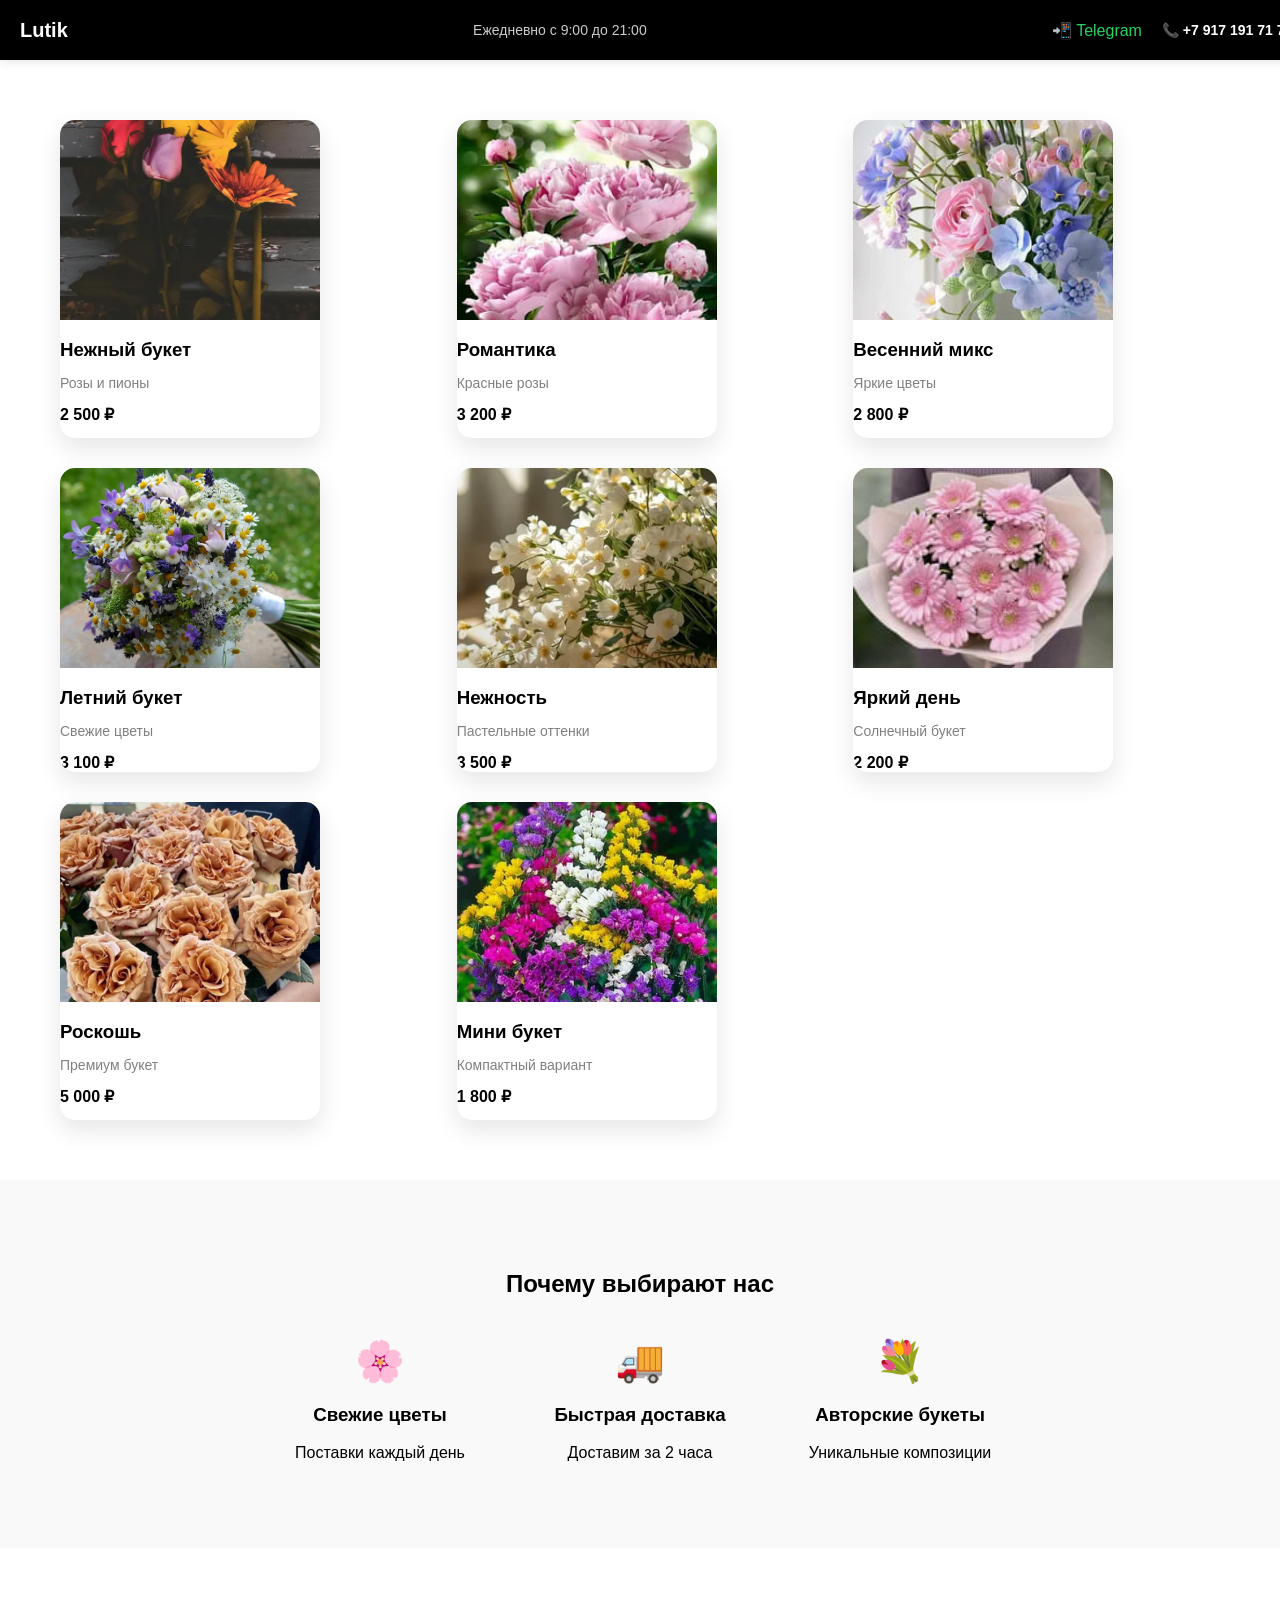
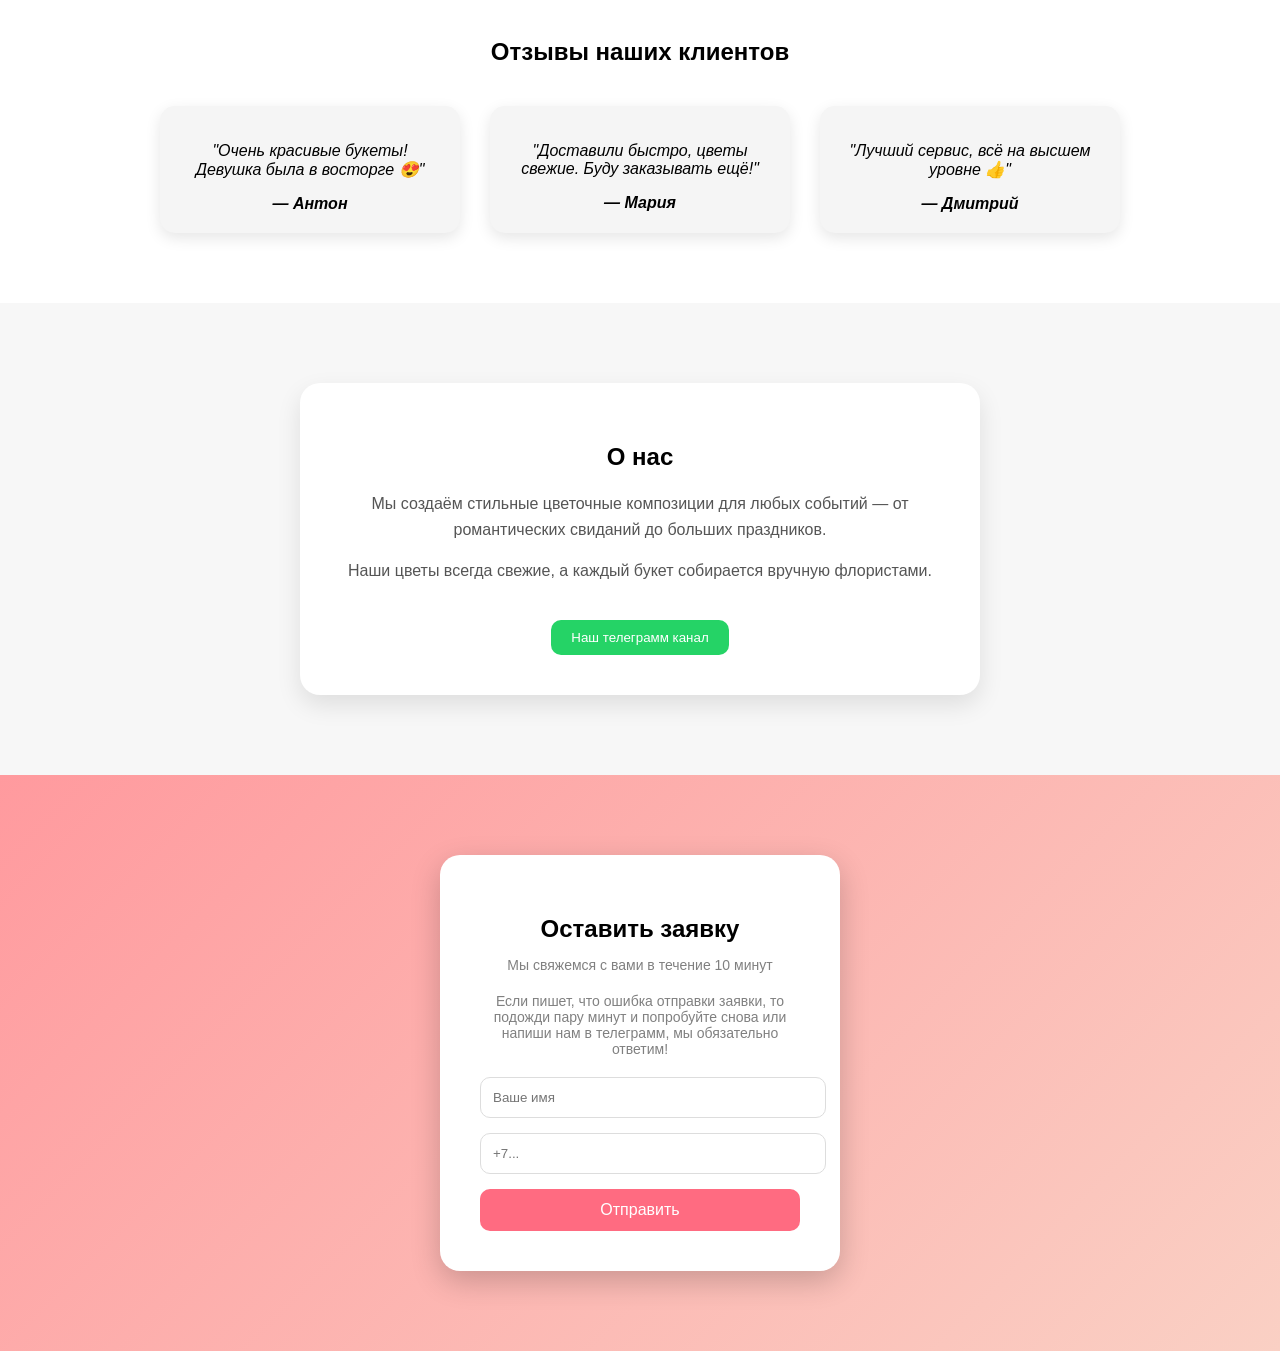
<file: index.html>
<!DOCTYPE html>
<html>
<head>
    <meta charset="UTF-8">
    <title>Цветочный "Lutik"</title>
    <link rel="stylesheet" href="style.css">
    <link rel="icon" href="/favicon.ico">
<meta property="og:title" content="Lutik — цветочные наборы">
<meta property="og:description" content="Свежие букеты с доставкой">
<meta property="og:image" content="https://flowerlutik.netlify.app/img/preview.jpg">
<meta property="og:url" content="https://flowerlutik.netlify.app/">
<meta property="og:type" content="website">
</head>

<body>
<header class="topbar">

    <div class="top-left">
        <span class="logo">Lutik</span>
    </div>

    <div class="top-center">
        <span>Ежедневно с 9:00 до 21:00</span>
    </div>

    <div class="top-right">
    <a href="https://t.me/LutovAleksander" target="_blank">📲 Telegram</a>
    <span class="phone">📞 +7 917 191 71 747</span>
</div>

</header>



<!-- БЛОК С ТОВАРАМИ -->
<section class="products">

    <div class="card" onclick="openModal(
    'Нежный букет', 
    'Розы (15 шт), пионы (5 шт)',
    'img/flower1.jpg',
    '2 500 ₽',
    'Голландии'
)">
    <img src="img/flower1.jpg">
    <h3>Нежный букет</h3>
    <p>Розы и пионы</p>
    <strong>2 500 ₽</strong>
</div>

<div class="card" onclick="openModal(
    'Романтика', 
    'Красные розы (21 шт)',
    'img/flower2.jpg',
    '2 800 ₽',
    'Россия'
)">
    <img src="img/flower2.jpg">
    <h3>Романтика</h3>
    <p>Красные розы</p>
    <strong>3 200 ₽</strong>
    <p></p>
</div>

    <div class="card" onclick="openModal(
    'Весенний микс',
    'Тюльпаны, розы, ромашки',
    'img/flower3.jpg',
    '2 800 ₽',
    'Нидерланды'
)">
    <img src="img/flower3.jpg">
    <h3>Весенний микс</h3>
    <p>Яркие цветы</p>
    <strong>2 800 ₽</strong>
</div>

<div class="card" onclick="openModal(
    'Летний букет',
    'Лилии, розы, хризантемы',
    'img/flower4.jpg',
    '3 100 ₽',
    'Россия'
)">
    <img src="img/flower4.jpg">
    <h3>Летний букет</h3>
    <p>Свежие цветы</p>
    <strong>3 100 ₽</strong>
</div>

<div class="card" onclick="openModal(
    'Нежность',
    'Пионы, розы',
    'img/flower5.jpg',
    '3 500 ₽',
    'Франция'
)">
    <img src="img/flower5.jpg">
    <h3>Нежность</h3>
    <p>Пастельные оттенки</p>
    <strong>3 500 ₽</strong>
</div>

<div class="card" onclick="openModal(
    'Яркий день',
    'Герберы, тюльпаны',
    'img/flower6.jpg',
    '2 200 ₽',
    'Голландия'
)">
    <img src="img/flower6.jpg">
    <h3>Яркий день</h3>
    <p>Солнечный букет</p>
    <strong>2 200 ₽</strong>
</div>

<div class="card" onclick="openModal(
    'Роскошь',
    'Розы премиум',
    'img/flower7.jpg',
    '5 000 ₽',
    'Эквадор'
)">
    <img src="img/flower7.jpg">
    <h3>Роскошь</h3>
    <p>Премиум букет</p>
    <strong>5 000 ₽</strong>
</div>

<div class="card" onclick="openModal(
    'Мини букет',
    'Микс цветов',
    'img/flower8.jpg',
    '1 800 ₽',
    'Россия'
)">
    <img src="img/flower8.jpg">
    <h3>Мини букет</h3>
    <p>Компактный вариант</p>
    <strong>1 800 ₽</strong>
    <p></p>
</div>

</section>

<section class="features">

    <h2>Почему выбирают нас</h2>

    <div class="features-container">

        <div class="feature">
            <div class="icon">🌸</div>
            <h3>Свежие цветы</h3>
            <p>Поставки каждый день</p>
        </div>

        <div class="feature">
            <div class="icon">🚚</div>
            <h3>Быстрая доставка</h3>
            <p>Доставим за 2 часа</p>
        </div>

        <div class="feature">
            <div class="icon">💐</div>
            <h3>Авторские букеты</h3>
            <p>Уникальные композиции</p>
        </div>

    </div>

</section>

<section class="reviews">

    <h2>Отзывы наших клиентов</h2>

    <div class="reviews-container">

        <div class="review">
            <p>"Очень красивые букеты! Девушка была в восторге 😍"</p>
            <strong>— Антон</strong>
        </div>

        <div class="review">
            <p>"Доставили быстро, цветы свежие. Буду заказывать ещё!"</p>
            <strong>— Мария</strong>
        </div>

        <div class="review">
            <p>"Лучший сервис, всё на высшем уровне 👍"</p>
            <strong>— Дмитрий</strong>
        </div>

    </div>

</section>

<!-- О НАС -->
<section class="about">

    <div class="about-box">
        <h2>О нас</h2>
        <p>
            Мы создаём стильные цветочные композиции для любых событий — 
            от романтических свиданий до больших праздников.  
        </p>

        <p>
            Наши цветы всегда свежие, а каждый букет собирается вручную флористами.
        </p>

        <button onclick="openTG()">Наш телеграмм канал</button>
    </div>

</section>


<!-- ФОРМА -->
<section class="form">

    <div class="form-box">
        <h2>Оставить заявку</h2>
        <p>Мы свяжемся с вами в течение 10 минут</p>
        <p>Если пишет, что ошибка отправки заявки, то подожди 
            пару минут и попробуйте снова или напиши нам в телеграмм, мы обязательно ответим!
        </p>

        <input type="text" placeholder="Ваше имя">
        <input type="tel" id="phone" placeholder="+7...">
        <button onclick="sendOrder()">Отправить</button>
    </div>

</section>

<div class="modal" id="modal">
    <div class="modal-content">

        <span class="close" onclick="closeModal()">×</span>

        <img id="modal-img">

        <h2 id="modal-title"></h2>

        <div class="price" id="modal-price"></div>

        <p id="modal-desc"></p>

        <p class="country" id="modal-country"></p>

        <button class="order-btn" onclick="openTG()">Заказать</button>

    </div>
</div>
<script src="script.js"></script>
<div class="modal" id="modal"></div>
</body>
</html>
</file>
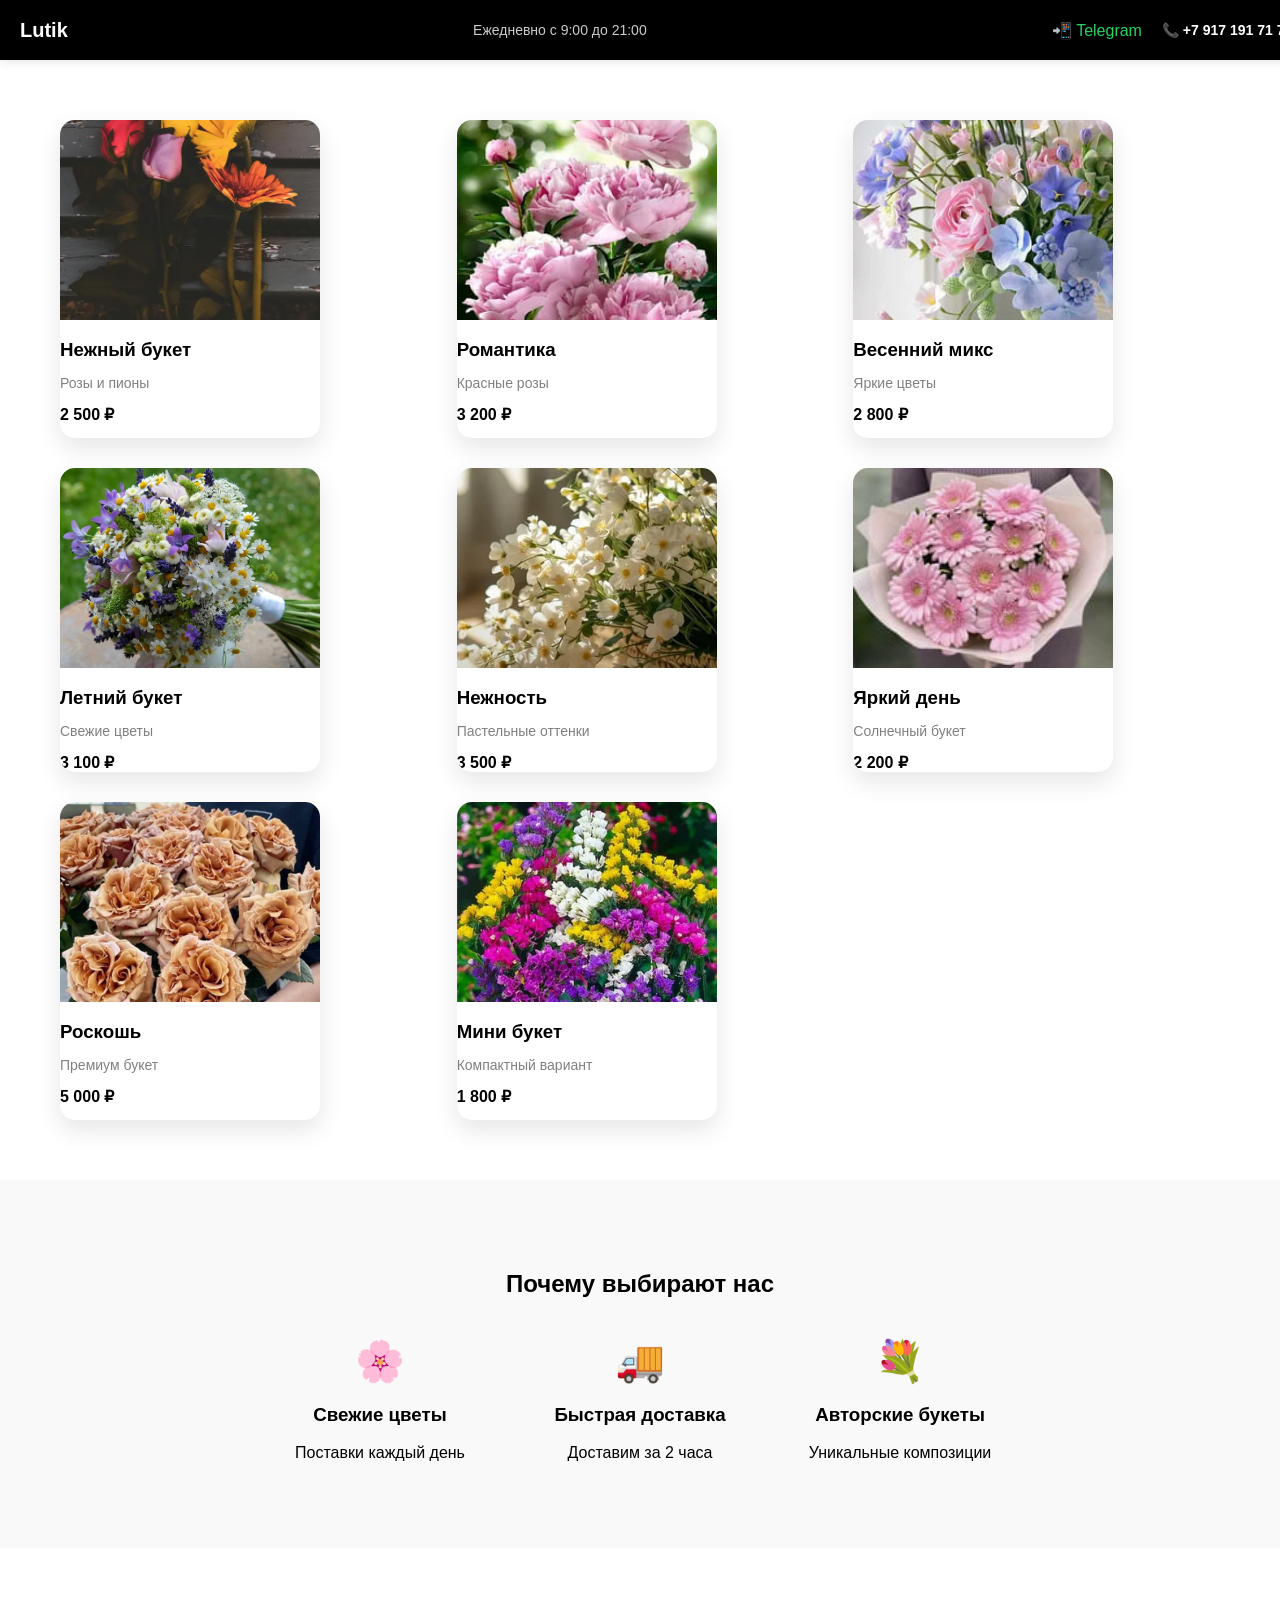
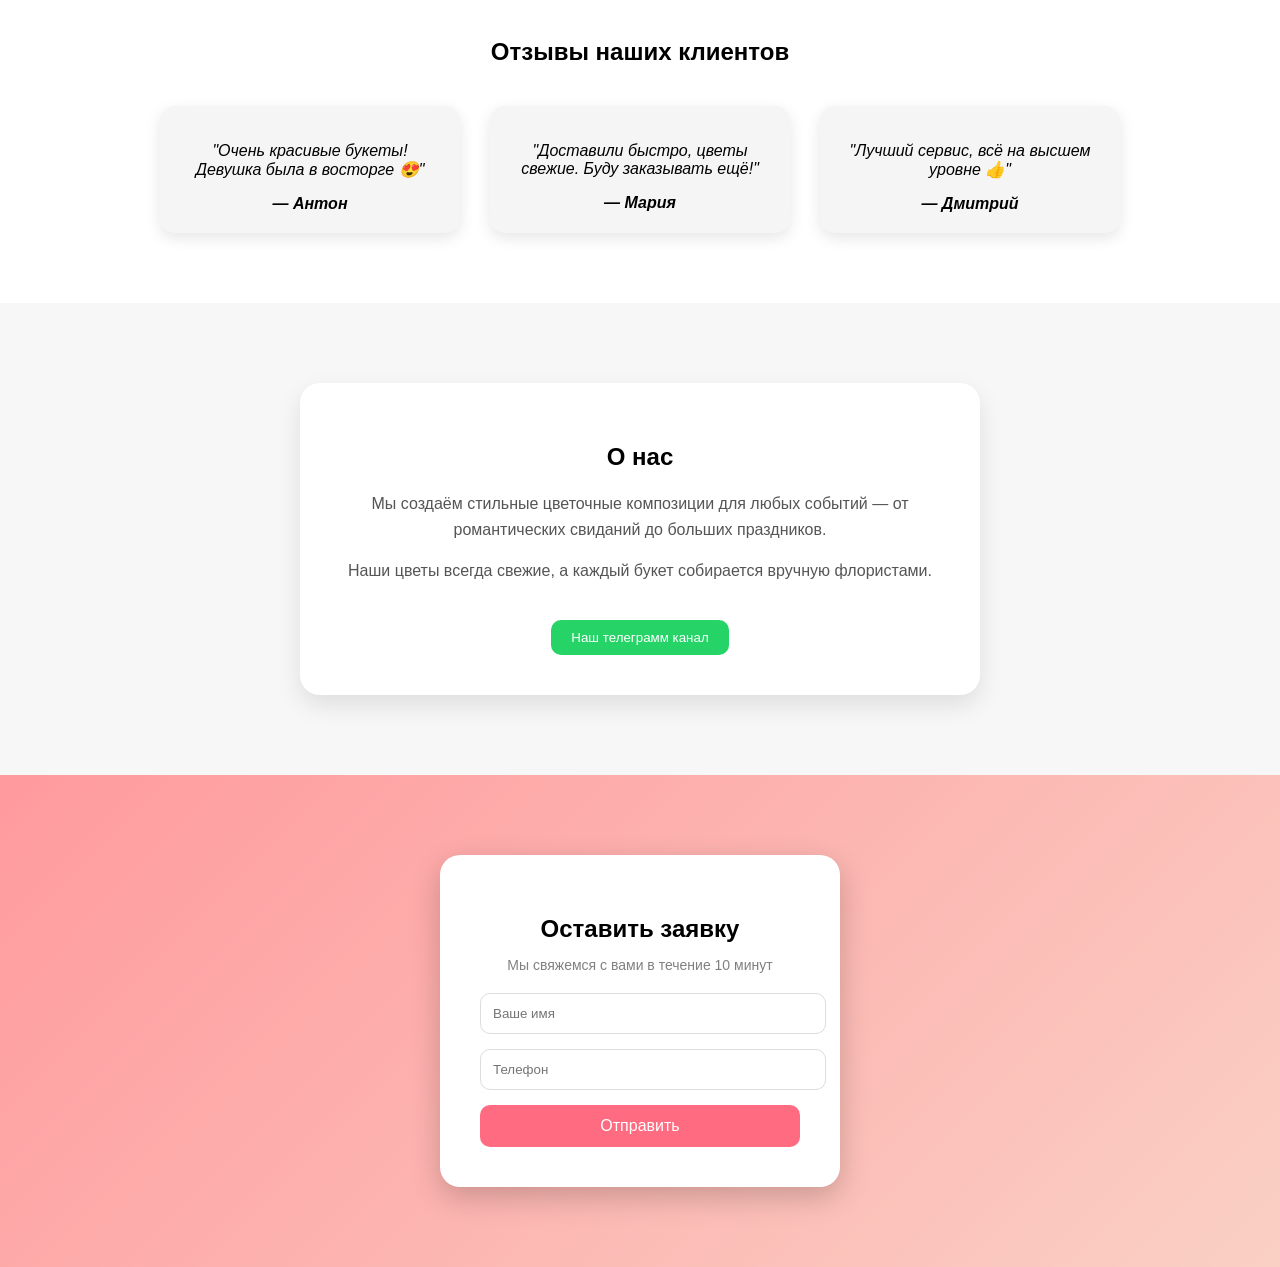
<file: html/index.html>
<!DOCTYPE html>
<html>
<head>
    <meta charset="UTF-8">
    <title>Цветочный "Lutik"</title>
    <link rel="stylesheet" href="style.css">
    <link rel="icon" href="/favicon.ico">
<meta property="og:title" content="Lutik — цветочные наборы">
<meta property="og:description" content="Свежие букеты с доставкой">
<meta property="og:image" content="https://flowerlutik.netlify.app/img/preview.jpg">
<meta property="og:url" content="https://flowerlutik.netlify.app/">
<meta property="og:type" content="website">
</head>

<body>
<header class="topbar">

    <div class="top-left">
        <span class="logo">Lutik</span>
    </div>

    <div class="top-center">
        <span>Ежедневно с 9:00 до 21:00</span>
    </div>

    <div class="top-right">
    <a href="https://t.me/LutovAleksander" target="_blank">📲 Telegram</a>
    <span class="phone">📞 +7 917 191 71 747</span>
</div>

</header>



<!-- БЛОК С ТОВАРАМИ -->
<section class="products">

    <div class="card" onclick="openModal(
    'Нежный букет', 
    'Розы (15 шт), пионы (5 шт)',
    'img/flower1.jpg',
    '2 500 ₽',
    'Голландии'
)">
    <img src="img/flower1.jpg">
    <h3>Нежный букет</h3>
    <p>Розы и пионы</p>
    <strong>2 500 ₽</strong>
</div>

<div class="card" onclick="openModal(
    'Романтика', 
    'Красные розы (21 шт)',
    'img/flower2.jpg',
    '2 800 ₽',
    'Россия'
)">
    <img src="img/flower2.jpg">
    <h3>Романтика</h3>
    <p>Красные розы</p>
    <strong>3 200 ₽</strong>
    <p></p>
</div>

    <div class="card" onclick="openModal(
    'Весенний микс',
    'Тюльпаны, розы, ромашки',
    'img/flower3.jpg',
    '2 800 ₽',
    'Нидерланды'
)">
    <img src="img/flower3.jpg">
    <h3>Весенний микс</h3>
    <p>Яркие цветы</p>
    <strong>2 800 ₽</strong>
</div>

<div class="card" onclick="openModal(
    'Летний букет',
    'Лилии, розы, хризантемы',
    'img/flower4.jpg',
    '3 100 ₽',
    'Россия'
)">
    <img src="img/flower4.jpg">
    <h3>Летний букет</h3>
    <p>Свежие цветы</p>
    <strong>3 100 ₽</strong>
</div>

<div class="card" onclick="openModal(
    'Нежность',
    'Пионы, розы',
    'img/flower5.jpg',
    '3 500 ₽',
    'Франция'
)">
    <img src="img/flower5.jpg">
    <h3>Нежность</h3>
    <p>Пастельные оттенки</p>
    <strong>3 500 ₽</strong>
</div>

<div class="card" onclick="openModal(
    'Яркий день',
    'Герберы, тюльпаны',
    'img/flower6.jpg',
    '2 200 ₽',
    'Голландия'
)">
    <img src="img/flower6.jpg">
    <h3>Яркий день</h3>
    <p>Солнечный букет</p>
    <strong>2 200 ₽</strong>
</div>

<div class="card" onclick="openModal(
    'Роскошь',
    'Розы премиум',
    'img/flower7.jpg',
    '5 000 ₽',
    'Эквадор'
)">
    <img src="img/flower7.jpg">
    <h3>Роскошь</h3>
    <p>Премиум букет</p>
    <strong>5 000 ₽</strong>
</div>

<div class="card" onclick="openModal(
    'Мини букет',
    'Микс цветов',
    'img/flower8.jpg',
    '1 800 ₽',
    'Россия'
)">
    <img src="img/flower8.jpg">
    <h3>Мини букет</h3>
    <p>Компактный вариант</p>
    <strong>1 800 ₽</strong>
    <p></p>
</div>

</section>

<section class="features">

    <h2>Почему выбирают нас</h2>

    <div class="features-container">

        <div class="feature">
            <div class="icon">🌸</div>
            <h3>Свежие цветы</h3>
            <p>Поставки каждый день</p>
        </div>

        <div class="feature">
            <div class="icon">🚚</div>
            <h3>Быстрая доставка</h3>
            <p>Доставим за 2 часа</p>
        </div>

        <div class="feature">
            <div class="icon">💐</div>
            <h3>Авторские букеты</h3>
            <p>Уникальные композиции</p>
        </div>

    </div>

</section>

<section class="reviews">

    <h2>Отзывы наших клиентов</h2>

    <div class="reviews-container">

        <div class="review">
            <p>"Очень красивые букеты! Девушка была в восторге 😍"</p>
            <strong>— Антон</strong>
        </div>

        <div class="review">
            <p>"Доставили быстро, цветы свежие. Буду заказывать ещё!"</p>
            <strong>— Мария</strong>
        </div>

        <div class="review">
            <p>"Лучший сервис, всё на высшем уровне 👍"</p>
            <strong>— Дмитрий</strong>
        </div>

    </div>

</section>

<!-- О НАС -->
<section class="about">

    <div class="about-box">
        <h2>О нас</h2>
        <p>
            Мы создаём стильные цветочные композиции для любых событий — 
            от романтических свиданий до больших праздников.  
        </p>

        <p>
            Наши цветы всегда свежие, а каждый букет собирается вручную флористами.
        </p>

        <button onclick="openTG()">Наш телеграмм канал</button>
    </div>

</section>


<!-- ФОРМА -->
<section class="form">

    <div class="form-box">
        <h2>Оставить заявку</h2>
        <p>Мы свяжемся с вами в течение 10 минут</p>

        <input type="text" placeholder="Ваше имя">
        <input type="tel" placeholder="Телефон">
        <button onclick="sendForm()">Отправить</button>
    </div>

</section>

<div class="modal" id="modal">
    <div class="modal-content">

        <span class="close" onclick="closeModal()">×</span>

        <img id="modal-img">

        <h2 id="modal-title"></h2>

        <div class="price" id="modal-price"></div>

        <p id="modal-desc"></p>

        <p class="country" id="modal-country"></p>

        <button class="order-btn" onclick="openTG()">Заказать</button>

    </div>
</div>

<!-- форма заказа -->
<div class="order" id="order">
    <div class="order-box">
        <h3>Введите номер</h3>
        <input type="tel" id="phone" placeholder="+7...">
        <button onclick="sendOrder()">Отправить</button>
    </div>
</div>
<script src="script.js"></script>
<div class="modal" id="modal"></div>
</body>
</html>
</file>
<file: style.css>
body {
    margin: 0;
    font-family: Arial;
}

body {
    padding-top: 60px;
}

.topbar {
    position: fixed;
    top: 0;
    left: 0;
    width: 100%;
    height: 60px;

    background: black;
    color: white;

    display: flex;
    justify-content: space-between;
    align-items: center;

    padding: 0 30px;
    z-index: 1000;
}

.top-left .logo {
    font-size: 20px;
    font-weight: bold;
}

.top-center {
    font-size: 14px;
    opacity: 0.8;
}

.top-right {
    display: flex;
    align-items: center;
    gap: 20px;
}

.top-right a {
    color: #25d366;
    text-decoration: none;
}

.phone {
    font-weight: bold;
}

header {
    text-align: center;
    padding: 100px;
    background: url("img/bg.jpg") no-repeat center/cover;
    color: white;
}

button {
    padding: 10px 20px;
    background: pink;
    border: none;
    cursor: pointer;
}

.products {
    display: grid;
    grid-template-columns: repeat(3, 1fr);
    gap: 30px;
    padding: 60px;
}

@media (max-width: 768px) {
    .products {
        grid-template-columns: 1fr;
    }
}

.card {
    width: 260px;
    background: white;
    border-radius: 15px;
    overflow: hidden;
    box-shadow: 0 10px 25px rgba(0,0,0,0.1);
    transition: 0.3s;
}

.card:hover {
    transform: translateY(-10px);
    box-shadow: 0 15px 35px rgba(0,0,0,0.2);
}

.card img {
    width: 100%;
    height: 200px;
    object-fit: cover;
}

.card h3 {
    margin: 15px 0 5px;
}

.card p {
    color: gray;
    font-size: 14px;
}

.card button {
    margin: 15px 0 20px;
    padding: 10px 20px;
    background: #ff6b81;
    color: white;
    border-radius: 20px;
}

.features {
    text-align: center;
    padding: 70px 20px;
    background: #f9f9f9;
}

.features h2 {
    margin-bottom: 40px;
}

.features-container {
    display: flex;
    justify-content: center;
    gap: 40px;
    flex-wrap: wrap;
}

.feature {
    width: 220px;
}

.icon {
    font-size: 40px;
    margin-bottom: 10px;
}

.reviews {
    text-align: center;
    padding: 70px 20px;
    background: #fff;
}

.reviews h2 {
    margin-bottom: 40px;
}

.reviews-container {
    display: flex;
    justify-content: center;
    gap: 30px;
    flex-wrap: wrap;
}

.review {
    width: 260px;
    background: #f5f5f5;
    padding: 20px;
    border-radius: 15px;
    font-style: italic;
    box-shadow: 0 5px 15px rgba(0,0,0,0.1);
}

.form {
    display: flex;
    justify-content: center;
    align-items: center;
    padding: 80px 20px;
    background: linear-gradient(135deg, #ff9a9e, #fad0c4);
}

.form-box {
    background: white;
    padding: 40px;
    border-radius: 20px;
    width: 320px;
    text-align: center;
    box-shadow: 0 10px 30px rgba(0,0,0,0.2);
}

.form-box h2 {
    margin-bottom: 10px;
}

.form-box p {
    color: gray;
    font-size: 14px;
    margin-bottom: 20px;
}

.form-box input {
    width: 100%;
    padding: 12px;
    margin-bottom: 15px;
    border: 1px solid #ddd;
    border-radius: 10px;
    outline: none;
}

.form-box button {
    width: 100%;
    padding: 12px;
    background: #ff6b81;
    color: white;
    border-radius: 10px;
    font-size: 16px;
}

button {
    transition: 0.3s;
}

button:hover {
    transform: scale(1.05);
    opacity: 0.9;
}

@media (max-width: 768px) {

    header {
        padding: 60px 20px;
    }

    .products {
        flex-direction: column;
        align-items: center;
    }

    .features-container,
    .reviews-container {
        flex-direction: column;
        align-items: center;
    }

    .card, .feature, .review {
        width: 90%;
    }

    .form-box {
        width: 90%;
    }
}

html {
    scroll-behavior: smooth;
}

.topbar {
    position: fixed;
    top: 0;
    left: 0;
    width: 100%;
    height: 60px;
    background: white;
    display: flex;
    justify-content: space-between;
    align-items: center;
    padding: 0 20px;
    box-shadow: 0 2px 10px rgba(0,0,0,0.1);
    z-index: 1000;
}

.logo {
    font-size: 20px;
    font-weight: bold;
}

.menu {
    font-size: 26px;
    cursor: pointer;
}

.phone {
    font-size: 14px;
}

.topbar {
    position: fixed;
    top: 0;
    left: 0;
    width: 100%;
    height: 60px;
    background: black;
    color: white;

    display: flex;
    justify-content: space-between;
    align-items: center;

    padding: 0 20px;
    z-index: 1000;
}

.left {
    font-size: 24px;
    cursor: pointer;
}

.center {
    font-size: 20px;
    font-weight: bold;
}

.right {
    font-size: 14px;
}

/* выпадающее меню */
.dropdown {
    position: fixed;
    top: 60px;
    left: 0;
    background: black;
    width: 200px;
    display: none;
    flex-direction: column;
}

.dropdown a {
    color: white;
    padding: 15px;
    text-decoration: none;
    border-top: 1px solid #333;
}

.dropdown a:hover {
    background: #222;
}

/* чтобы сайт не залезал под шапку */
body {
    padding-top: 60px;
}

.modal {
    display: none;
    position: fixed;
    top: 0;
    left: 0;
    width: 100%;
    height: 100%;
    background: rgba(0,0,0,0.7);
    justify-content: center;
    align-items: center;
}

.modal-content {
    background: white;
    width: 90%;
    max-width: 500px;
    border-radius: 15px;
    padding: 20px;
    text-align: center;
    position: relative;
}

.modal-content img {
    width: 100%;
    border-radius: 10px;
    margin-bottom: 15px;
}

.about {
    padding: 80px 20px;
    background: #f7f7f7;
    display: flex;
    justify-content: center;
}

.about-box {
    max-width: 600px;
    text-align: center;
    background: white;
    padding: 40px;
    border-radius: 20px;
    box-shadow: 0 10px 25px rgba(0,0,0,0.1);
}

.about-box h2 {
    margin-bottom: 20px;
}

.about-box p {
    color: #555;
    line-height: 1.6;
}

.about-box button {
    margin-top: 20px;
    background: #25d366;
    color: white;
    border-radius: 10px;
}

.modal-content {
    background: white;
    width: 90%;
    max-width: 500px;
    border-radius: 20px;
    padding: 20px;
    text-align: center;
    position: relative;
}

.modal-content img {
    width: 100%;
    border-radius: 15px;
    margin-bottom: 15px;
}

.price {
    font-size: 22px;
    font-weight: bold;
    margin: 10px 0;
    text-align: center;
    color: #ff4d6d;
}

.country {
    color: gray;
    margin-top: 10px;
}

.order-btn {
    margin-top: 20px;
    width: 100%;
    padding: 12px;
    background: #25d366;
    color: white;
    border-radius: 12px;
    font-size: 16px;
}

.support {
    padding: 70px 20px;
    background: #111;
    color: white;
    display: flex;
    justify-content: center;
    text-align: center;
}

.support-box {
    max-width: 600px;
}

.support-box h2 {
    margin-bottom: 15px;
}

.support-box p {
    color: #ccc;
    line-height: 1.6;
}

.support-box a {
    display: inline-block;
    margin-top: 20px;
    padding: 12px 20px;
    background: #25d366;
    color: white;
    border-radius: 10px;
    text-decoration: none;
}

.close {
    position: absolute;
    right: 15px;
    top: 10px;
    font-size: 25px;
    cursor: pointer;
}

/* форма */
.order {
    display: none;
    position: fixed;
    bottom: 0;
    width: 100%;
    background: white;
    padding: 20px;
    box-shadow: 0 -5px 15px rgba(0,0,0,0.2);
}

.order-box {
    text-align: center;
}
</file>
<file: html/style.css>
body {
    margin: 0;
    font-family: Arial;
}

body {
    padding-top: 60px;
}

.topbar {
    position: fixed;
    top: 0;
    left: 0;
    width: 100%;
    height: 60px;

    background: black;
    color: white;

    display: flex;
    justify-content: space-between;
    align-items: center;

    padding: 0 30px;
    z-index: 1000;
}

.top-left .logo {
    font-size: 20px;
    font-weight: bold;
}

.top-center {
    font-size: 14px;
    opacity: 0.8;
}

.top-right {
    display: flex;
    align-items: center;
    gap: 20px;
}

.top-right a {
    color: #25d366;
    text-decoration: none;
}

.phone {
    font-weight: bold;
}

header {
    text-align: center;
    padding: 100px;
    background: url("img/bg.jpg") no-repeat center/cover;
    color: white;
}

button {
    padding: 10px 20px;
    background: pink;
    border: none;
    cursor: pointer;
}

.products {
    display: grid;
    grid-template-columns: repeat(3, 1fr);
    gap: 30px;
    padding: 60px;
}

@media (max-width: 768px) {
    .products {
        grid-template-columns: 1fr;
    }
}

.card {
    width: 260px;
    background: white;
    border-radius: 15px;
    overflow: hidden;
    box-shadow: 0 10px 25px rgba(0,0,0,0.1);
    transition: 0.3s;
}

.card:hover {
    transform: translateY(-10px);
    box-shadow: 0 15px 35px rgba(0,0,0,0.2);
}

.card img {
    width: 100%;
    height: 200px;
    object-fit: cover;
}

.card h3 {
    margin: 15px 0 5px;
}

.card p {
    color: gray;
    font-size: 14px;
}

.card button {
    margin: 15px 0 20px;
    padding: 10px 20px;
    background: #ff6b81;
    color: white;
    border-radius: 20px;
}

.features {
    text-align: center;
    padding: 70px 20px;
    background: #f9f9f9;
}

.features h2 {
    margin-bottom: 40px;
}

.features-container {
    display: flex;
    justify-content: center;
    gap: 40px;
    flex-wrap: wrap;
}

.feature {
    width: 220px;
}

.icon {
    font-size: 40px;
    margin-bottom: 10px;
}

.reviews {
    text-align: center;
    padding: 70px 20px;
    background: #fff;
}

.reviews h2 {
    margin-bottom: 40px;
}

.reviews-container {
    display: flex;
    justify-content: center;
    gap: 30px;
    flex-wrap: wrap;
}

.review {
    width: 260px;
    background: #f5f5f5;
    padding: 20px;
    border-radius: 15px;
    font-style: italic;
    box-shadow: 0 5px 15px rgba(0,0,0,0.1);
}

.form {
    display: flex;
    justify-content: center;
    align-items: center;
    padding: 80px 20px;
    background: linear-gradient(135deg, #ff9a9e, #fad0c4);
}

.form-box {
    background: white;
    padding: 40px;
    border-radius: 20px;
    width: 320px;
    text-align: center;
    box-shadow: 0 10px 30px rgba(0,0,0,0.2);
}

.form-box h2 {
    margin-bottom: 10px;
}

.form-box p {
    color: gray;
    font-size: 14px;
    margin-bottom: 20px;
}

.form-box input {
    width: 100%;
    padding: 12px;
    margin-bottom: 15px;
    border: 1px solid #ddd;
    border-radius: 10px;
    outline: none;
}

.form-box button {
    width: 100%;
    padding: 12px;
    background: #ff6b81;
    color: white;
    border-radius: 10px;
    font-size: 16px;
}

button {
    transition: 0.3s;
}

button:hover {
    transform: scale(1.05);
    opacity: 0.9;
}

@media (max-width: 768px) {

    header {
        padding: 60px 20px;
    }

    .products {
        flex-direction: column;
        align-items: center;
    }

    .features-container,
    .reviews-container {
        flex-direction: column;
        align-items: center;
    }

    .card, .feature, .review {
        width: 90%;
    }

    .form-box {
        width: 90%;
    }
}

html {
    scroll-behavior: smooth;
}

.topbar {
    position: fixed;
    top: 0;
    left: 0;
    width: 100%;
    height: 60px;
    background: white;
    display: flex;
    justify-content: space-between;
    align-items: center;
    padding: 0 20px;
    box-shadow: 0 2px 10px rgba(0,0,0,0.1);
    z-index: 1000;
}

.logo {
    font-size: 20px;
    font-weight: bold;
}

.menu {
    font-size: 26px;
    cursor: pointer;
}

.phone {
    font-size: 14px;
}

.topbar {
    position: fixed;
    top: 0;
    left: 0;
    width: 100%;
    height: 60px;
    background: black;
    color: white;

    display: flex;
    justify-content: space-between;
    align-items: center;

    padding: 0 20px;
    z-index: 1000;
}

.left {
    font-size: 24px;
    cursor: pointer;
}

.center {
    font-size: 20px;
    font-weight: bold;
}

.right {
    font-size: 14px;
}

/* выпадающее меню */
.dropdown {
    position: fixed;
    top: 60px;
    left: 0;
    background: black;
    width: 200px;
    display: none;
    flex-direction: column;
}

.dropdown a {
    color: white;
    padding: 15px;
    text-decoration: none;
    border-top: 1px solid #333;
}

.dropdown a:hover {
    background: #222;
}

/* чтобы сайт не залезал под шапку */
body {
    padding-top: 60px;
}

.modal {
    display: none;
    position: fixed;
    top: 0;
    left: 0;
    width: 100%;
    height: 100%;
    background: rgba(0,0,0,0.7);
    justify-content: center;
    align-items: center;
}

.modal-content {
    background: white;
    width: 90%;
    max-width: 500px;
    border-radius: 15px;
    padding: 20px;
    text-align: center;
    position: relative;
}

.modal-content img {
    width: 100%;
    border-radius: 10px;
    margin-bottom: 15px;
}

.about {
    padding: 80px 20px;
    background: #f7f7f7;
    display: flex;
    justify-content: center;
}

.about-box {
    max-width: 600px;
    text-align: center;
    background: white;
    padding: 40px;
    border-radius: 20px;
    box-shadow: 0 10px 25px rgba(0,0,0,0.1);
}

.about-box h2 {
    margin-bottom: 20px;
}

.about-box p {
    color: #555;
    line-height: 1.6;
}

.about-box button {
    margin-top: 20px;
    background: #25d366;
    color: white;
    border-radius: 10px;
}

.modal-content {
    background: white;
    width: 90%;
    max-width: 500px;
    border-radius: 20px;
    padding: 20px;
    text-align: center;
    position: relative;
}

.modal-content img {
    width: 100%;
    border-radius: 15px;
    margin-bottom: 15px;
}

.price {
    font-size: 22px;
    font-weight: bold;
    margin: 10px 0;
    text-align: center;
    color: #ff4d6d;
}

.country {
    color: gray;
    margin-top: 10px;
}

.order-btn {
    margin-top: 20px;
    width: 100%;
    padding: 12px;
    background: #25d366;
    color: white;
    border-radius: 12px;
    font-size: 16px;
}

.support {
    padding: 70px 20px;
    background: #111;
    color: white;
    display: flex;
    justify-content: center;
    text-align: center;
}

.support-box {
    max-width: 600px;
}

.support-box h2 {
    margin-bottom: 15px;
}

.support-box p {
    color: #ccc;
    line-height: 1.6;
}

.support-box a {
    display: inline-block;
    margin-top: 20px;
    padding: 12px 20px;
    background: #25d366;
    color: white;
    border-radius: 10px;
    text-decoration: none;
}

.close {
    position: absolute;
    right: 15px;
    top: 10px;
    font-size: 25px;
    cursor: pointer;
}

/* форма */
.order {
    display: none;
    position: fixed;
    bottom: 0;
    width: 100%;
    background: white;
    padding: 20px;
    box-shadow: 0 -5px 15px rgba(0,0,0,0.2);
}

.order-box {
    text-align: center;
}
</file>
